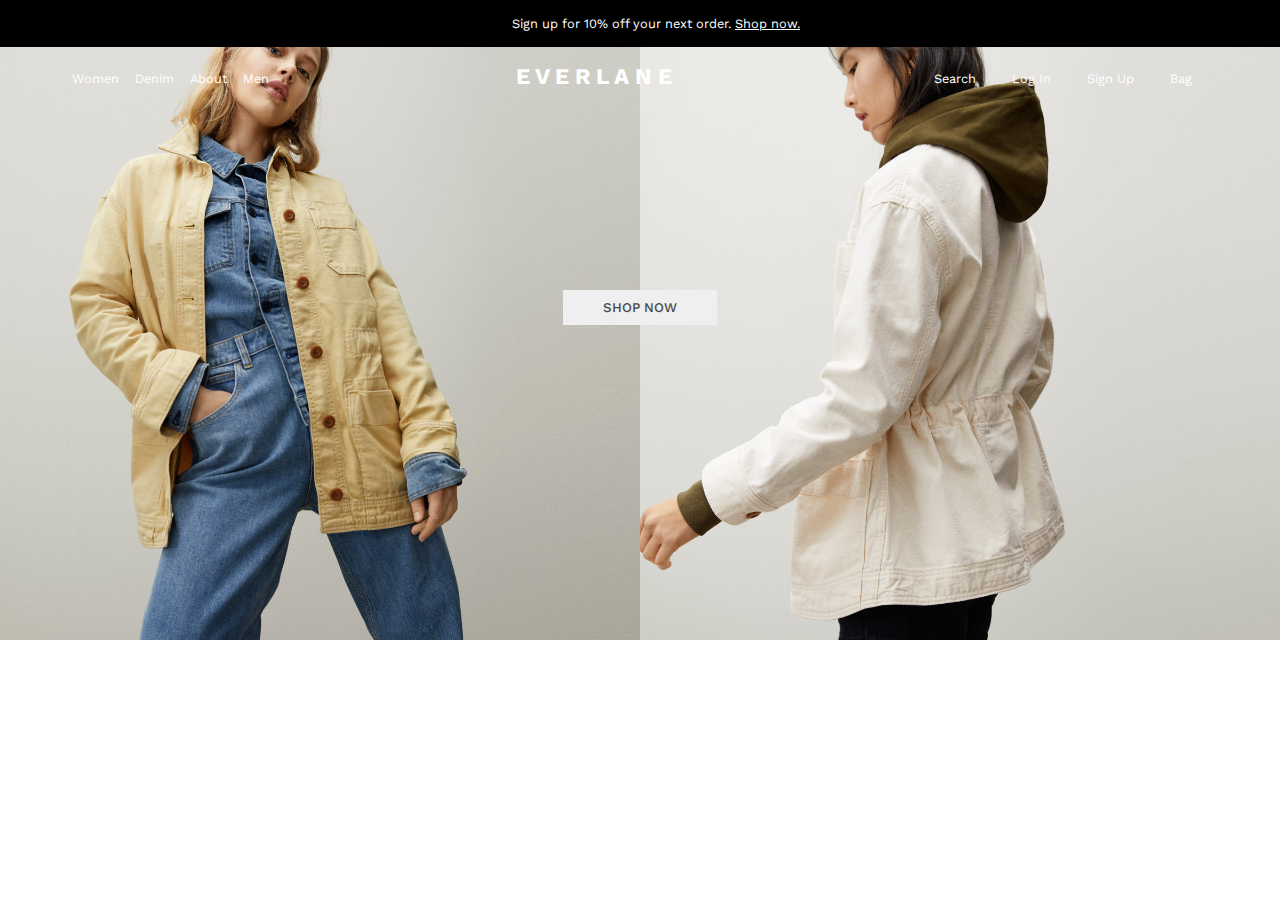
<file: index.html>
<!DOCTYPE html>
<html lang="en">

<head>
    <meta charset="UTF-8">
    <meta name="viewport" content="width=device-width, initial-scale=1.0">
    <meta http-equiv="X-UA-Compatible" content="ie=edge">
    <link href="https://fonts.googleapis.com/css2?family=Titillium+Web:wght@300&display=swap" rel="stylesheet">
    <link rel="stylesheet" href="styles/main.css">
    <title>Everlane</title>
</head>

<body>
    <div class="heroImages">
        <img src="assets/herobanner1.jpeg">
        <img src="assets/herobanner2.jpeg">
    </div>
    <div class="announcement-bar">
        <span>Sign up for 10% off your next order. <a href="Products/index.html">Shop now.</a></span>
    </div>
    <div class="content-wrap">
        <header>    
            <div class="nav-bar">
                <nav>
                    <a href="Products/index.html">Women</a>
                    <a href="Products/index.html">Denim</a>
                    <a href="Products/index.html">About</a> 
                    <a href="Products/index.html">Men</a>
                </nav>
                <a class="logo" href="index.html"><h1>E V E R L A N E </h1></a>
                <div class="right-nav">
                    <span>Search</span>
                    <span>Log In</span>
                    <span>Sign Up</span>
                    <a href="cart/cart.html"><span>Bag</span></a>
                </div>
            </div>
        </header>
        <div class="button-wrap">
            <a href="Products/index.html"><button class="shop-now">SHOP NOW</button></a>
        </div>
    </div>

    <script type="module" src="./app.js"></script>
</body>

</html>
</file>
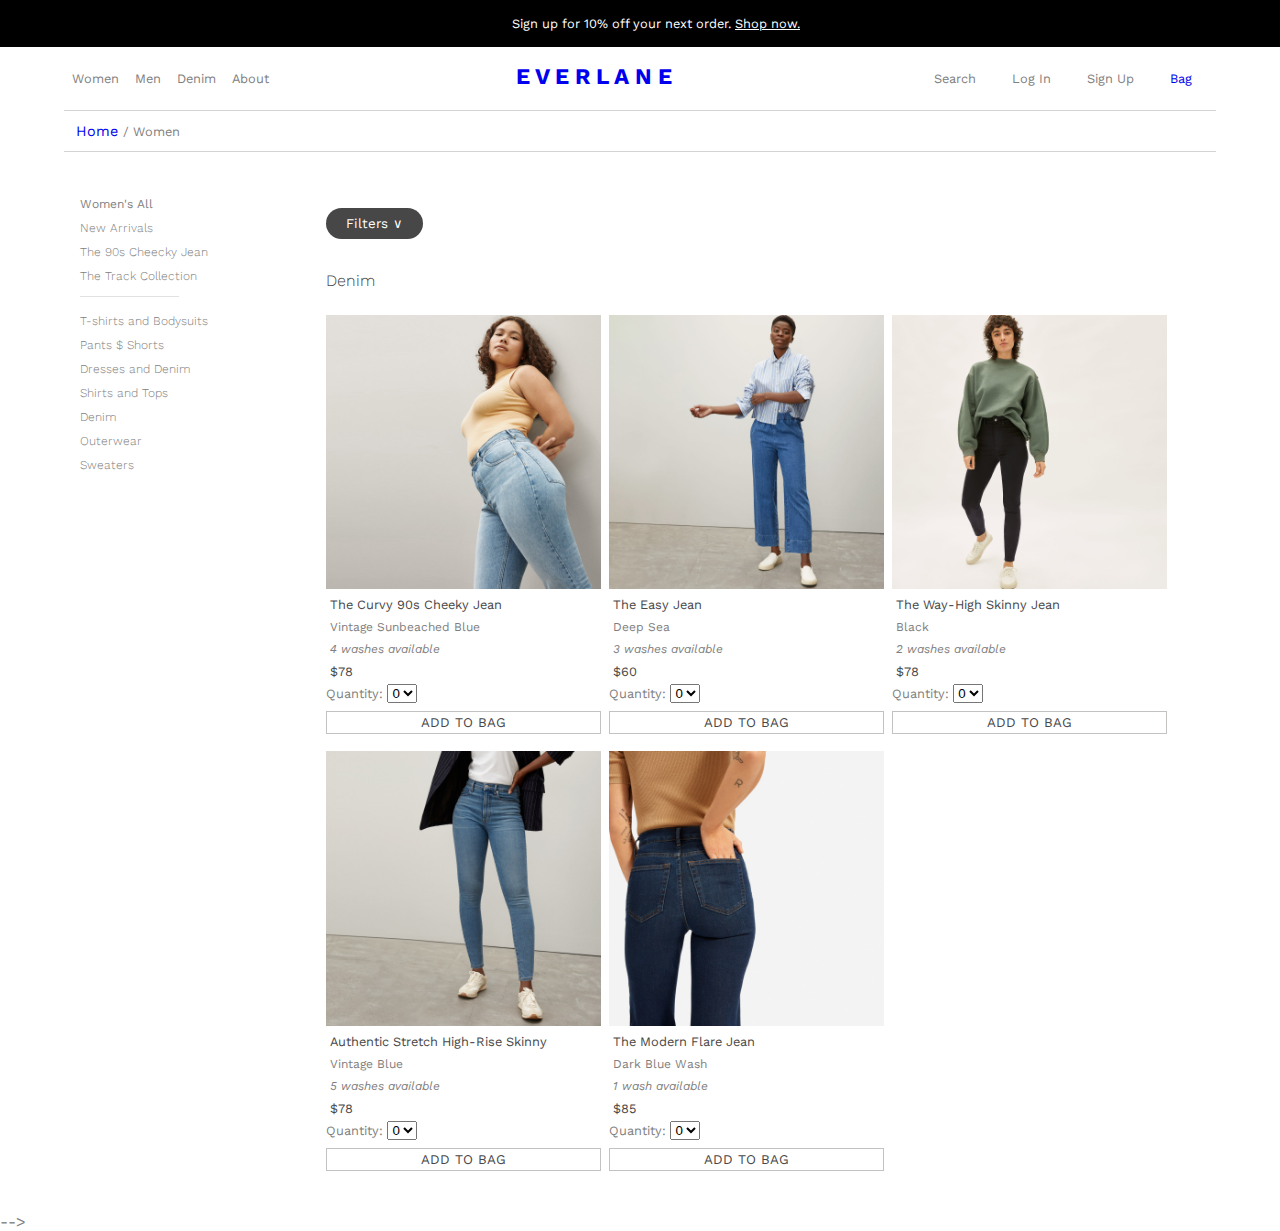
<file: Products/index.html>
<!DOCTYPE html>
<html lang="en">

<head>
    <meta charset="UTF-8">
    <meta name="viewport" content="width=device-width, initial-scale=1.0">
    <meta http-equiv="X-UA-Compatible" content="ie=edge">
    <link href="https://fonts.googleapis.com/css2?family=Titillium+Web:wght@300&display=swap" rel="stylesheet">
    <!-- <link rel="stylesheet" href="styles/main.css"> -->
    <link rel="stylesheet" href="../styles/products.css">
    <title>Everlane Jeans</title>
</head>

<body>
    <div class="announcement-bar">
        <span>Sign up for 10% off your next order. <a href="index.html">Shop now.</a></span>
    </div>
    <div class="content-wrap">
        <header>
            <div class="nav-bar">
                <nav>
                    <a href="index.html">Women</a>
                    <a href="index.html">Men</a>
                    <a href="index.html">Denim</a>
                    <a href="index.html">About</a>
                </nav>
                <a class="logo" href="../index.html">
                    <h1>E V E R L A N E </h1>
                </a>
                <div class="right-nav">
                    <span>Search</span>
                    <span>Log In</span>
                    <span>Sign Up</span>
                    <a href="../cart/cart.html"><span>Bag</span></a>
                </div>
            </div>
            <div class="breadcrumbs">
                <a href="../index.html">Home</a>
                <span>/ Women</span>
            </div>
        </header>

        <main class="products-main">
            <div class="list-wrap">
                <ul class="list">
                    <li><strong>Women's All</strong></li>
                    <li>New Arrivals</li>
                    <li>The 90s Cheecky Jean</li>
                    <li>The Track Collection</li>
                    <hr>
                    <li>T-shirts and Bodysuits</li>
                    <li>Pants $ Shorts</li>
                    <li>Dresses and Denim</li>
                    <li>Shirts and Tops</li>
                    <li>Denim</li>
                    <li>Outerwear</li>
                    <li>Sweaters</li>
                </ul>
            </div>
            <section class="product-wrap">
                <button class="filter">Filters &#8744</button>
                <h2>Denim</h2>
                <ul class="denims-list">

                </ul>
                <!-- <span>Quantity</span>
                <select id="quantity-dropdown">
                    <option value="0">0</option>
                    <option value="1">1</option>
                    <option value="2">2</option>
                    <option value="3">3</option>
                    <option value="4">4</option>
                </select> -->
            </section>
        </main>

    </div>
    <script type="module" src="./products.js"></script>
</body>

</html>

<!-- create a container around the images and hard-set their dimensions --> -->
<!-- I think setting the height to minmax() might help by making a maximum and minimum height that will vary based on the width:height ratio of the image -->
</file>
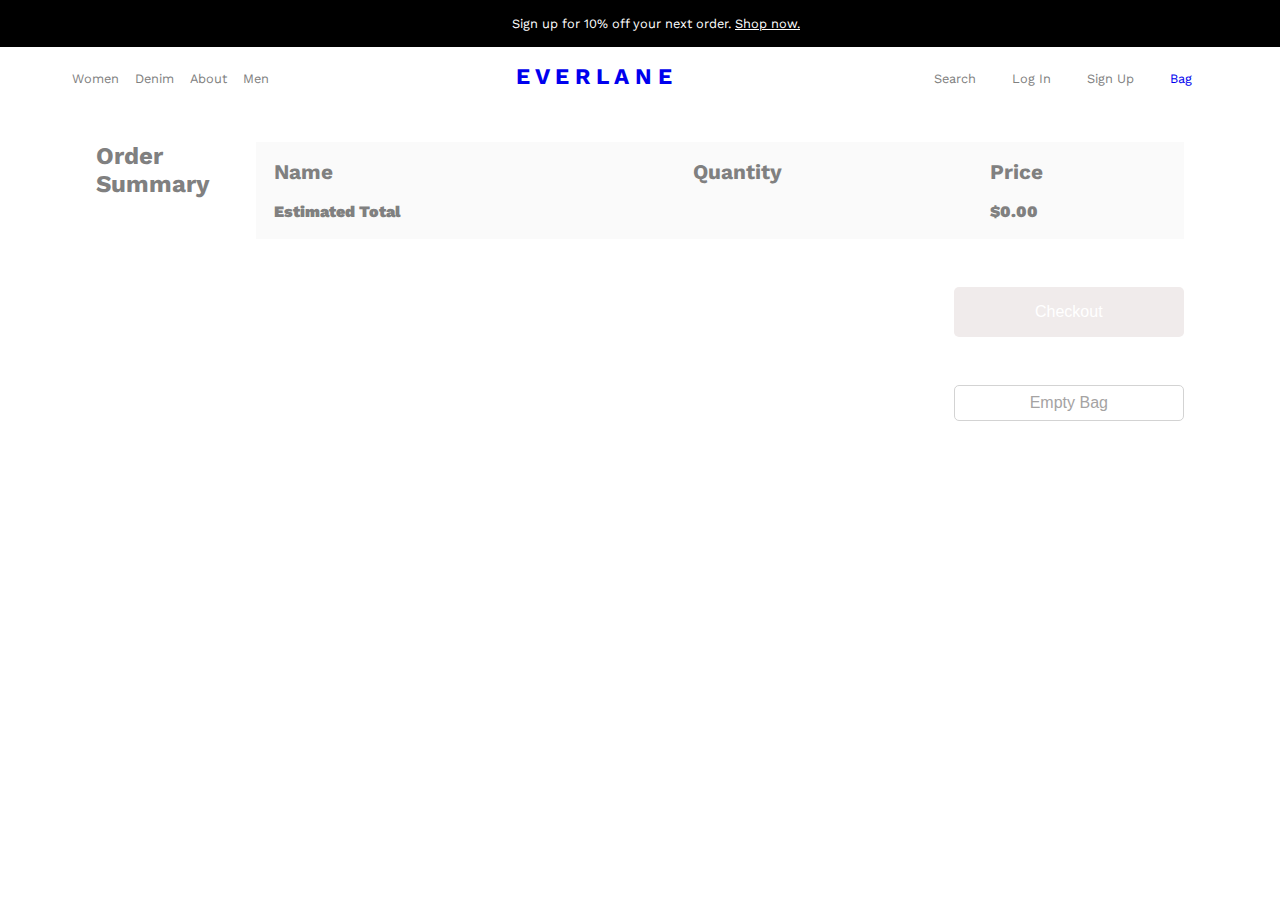
<file: cart/cart.html>
<!DOCTYPE html>
<html lang="en">

<head>
    <meta charset="UTF-8">
    <meta name="viewport" content="width=device-width, initial-scale=1.0">
    <meta http-equiv="X-UA-Compatible" content="ie=edge">
    <link href="https://fonts.googleapis.com/css2?family=Titillium+Web:wght@300&display=swap" rel="stylesheet"> 
    <!-- <link rel="stylesheet" href="../styles/main.css"> -->
    <link rel="stylesheet" href="../styles/products.css">
    <link rel="stylesheet" href="../styles/cart.css">
    <title>Checkout</title>
</head>

<body>
    <div class="announcement-bar">
        <span>Sign up for 10% off your next order. <a href="../Products/index.html">Shop now.</a></span>
    </div>
    <div class="content-wrap">
        <header>    
            <div class="nav-bar">
                <nav>
                    <a href="../Products/index.html">Women</a>
                    <a href="../Products/index.html">Denim</a>
                    <a href="../Products/index.html">About</a> 
                    <a href="../Products/index.html">Men</a>
                </nav>
                <a class="logo" href="../index.html"><h1>E V E R L A N E </h1></a>
                <div class="right-nav">
                    <span>Search</span>
                    <span>Log In</span>
                    <span>Sign Up</span>
                    <a href="./cart.html"><span>Bag</span></a>
                </div>
            </div>
        </header>
            <section class="cart-main">
                <table class="item-table">
                    <h2>Order Summary</h2>
                    <thead>
                        <th>Name</th>
                        <th>Quantity</th>
                        <th>Price</th>
                    </thead>
                
                </table>
            </section>
            
         
            <div class="button-wrap">
            <button id="checkout-button" class="checkout">Checkout</button>
            </div>

            <div class="button-wrap">
                <button id="clear-button" class="empty-bag">Empty Bag</button>
            </div>
    
       
    </div>

    <script type="module" src="./cart.js"></script>
</body>

</html>
</file>
<file: styles/main.css>
@import url('https://fonts.googleapis.com/css2?family=Work+Sans:wght@100;300;400;500&display=swap');


* {
    margin: 0;
    padding: 0;
    color: white;
}

body {
    font-family: "Work Sans", sans-serif;       
}

.heroImages {
    display: flex;
    position: absolute;
    z-index: -50;
}

.heroImages img {
    width: 50%;
}
.content-wrap {
    margin-left: 5%;
    margin-right: 5%;
}

header {
    display: flex;
    width: 100%;
    justify-content: stretch;
    flex-direction: column;
}

.announcement-bar {
    background: black;
    color: white;
    font-size: .8rem;
    font-weight: 400;
    padding: 1rem;
    text-align: center;
    margin: 0;
    width: 100%;
}

.announcement-bar a {
    color: white;
    text-decoration: underline;
}

.nav-bar {
    font-size: .8rem;  
    display: flex;
    justify-content: space-between;
    padding-top: 1rem;
    padding-bottom: 1rem;
    width: 100%;
    /* position: fixed; */
    /* top: 0; */
}

.nav-bar:hover {
    background-color:rgba(211, 211, 211, .3);
}

.nav-bar nav {
    display: flex;
}

nav a {
    margin: .5rem;
    color: white;
}

a:visited {
    color: white;
}

a {
    text-decoration: none;
}

.logo {
    letter-spacing: 0rem;
    font-size: .7rem;
}

.right-nav {
    margin: .5rem;
}

.right-nav span {
    margin-right: 1rem;
    margin-left: 1rem;
}

.button-wrap {
    display: flex;
    /* width: 100%; */
    justify-content: center;

}

.shop-now {
    position: relative;
    top: 20vh;
    font-family: 'Work Sans';
    padding: .75em 3em;
    color: rgb(71, 71, 71);
    border: none;
    font-weight: 500;
}

.shop-now:hover {
    cursor: pointer;
    background: white;
}
</file>
<file: styles/products.css>
@import url('https://fonts.googleapis.com/css2?family=Work+Sans:wght@100;300;400;500&display=swap');

* {
    margin: 0;
    padding: 0;
}

body {
    font-family: "Work Sans", sans-serif;
    color: gray;
    
}

.content-wrap {
    margin-left: 5%;
    margin-right: 5%;
}

header {
    display: flex;
    width: 100%;
    justify-content: stretch;
    flex-direction: column;
}

.announcement-bar {
    background: black;
    color: white;
    font-size: .8rem;
    font-weight: 400;
    padding: 1rem;
    text-align: center;
    margin: 0;
    width: 100%;
}

.announcement-bar a {
    color: white;
    text-decoration: underline;
}

.announcement-bar a:visited {
    color: white;
}

.nav-bar {
    font-size: .8rem;  
    display: flex;
    justify-content: space-between;
    padding-top: 1rem;
    padding-bottom: 1rem;
    width: 100%;
    /* position: fixed; */
    /* top: 0; */
}

.nav-bar nav {
    display: flex;
}

nav a {
    margin: .5rem;
    color: gray;
}

a:visited {
    color: gray;
}


a {
    text-decoration: none;
}

.logo {
    letter-spacing: 0rem;
    font-size: .7rem;
}

.right-nav {
    margin: .5rem;
}

.right-nav span {
    margin-right: 1rem;
    margin-left: 1rem;
}

.breadcrumbs {
    border-top: .5px solid lightgrey;
    border-bottom: .5px solid lightgrey;
    padding: .75rem;
    font-size: .9rem;
}

.list {
    line-height: 1.5rem;
    font-weight: 300;
    font-size: .75rem;
    padding: 1rem;
    overflow: scroll;
    padding-right: 2rem;
}

.list-wrap {
}

hr {
    border: none;
    border-bottom: .01px solid rgb(228, 225, 225);
    width: 50%;
    padding: .25rem;
    margin-bottom: .75rem;
}

.filter {
    background-color: rgb(71, 71, 71);
    color: white;
    font-family: 'Work Sans';
    border-radius: 25px;
    padding: .5rem 1.25rem;
    border: none;
    margin-bottom: 2rem;    
}

.products-main {
    /* display: flex; */
    padding-top: 1.5rem;
    display: grid;
    grid-template-columns: 1fr 4fr;
}

.product-wrap {
    padding: 2rem;
}

.product-wrap h2 {
    margin-bottom: 1rem;
    font-size: 1rem;
    font-weight: 300;
    color:rgb(71, 71, 71)
}

.denims-list {
    display: flex;
    flex-wrap: wrap;
    /* border: red solid; */
    align-items: space-between;
    justify-content: flex-start;
    /* height: 100%; */
}

.denim {
    /* border: black solid 1px; */
    width: 32%;
    margin: 1%;
    margin-left: 0;
}

.denim p {
    padding: .25rem;
}
.name, .price {
    color:rgb(71, 71, 71);
    font-weight: 400;
    font-size: .8rem;
}

.description, .category {
    color:rgb(128, 126, 126);
    font-size: .75rem;
}

.category {
    font-style: italic;
}

.price {

}

.denim button {
    width: 100%;
    border: rgb(196, 193, 193) .5px solid;
    padding: .2rem;
    text-transform: uppercase;
    color: rgb(71, 71, 71);
    background-color: white;
    font-family: 'Work Sans';
    margin-top: .5rem;
    cursor: pointer;
}


span {
    font-size: .8rem;
}

.denim button:hover {
    background-color: rgb(182, 180, 180);
    color: white;
}

.denim button:focus {
    outline: 0;
    background-color: rgb(3, 75, 3);
    color: white;
}

img {
    width: 100%;
}

li {
    list-style: none;
}
</file>
<file: styles/cart.css>
.cart-main {
    /* width: 100%;  */
    margin: 2rem;
    display: flex;
    justify-content: center;
}

.item-table {
    /* width: 70%; */
   text-align: left;
}

.logo:active {
    color: gray;
}

table {
    /* border: solid 1px black; */
    width: 100%;
    padding: 1rem;
    background-color:#fafafa;
}

.td {
    border-bottom: 1px solid lightgray;
    padding: 1rem;
    padding-left: 0;
}

thead {
    font-weight: 900;
    font-size: 1.3rem;
}

.estimated-total, .total-price {
    font-weight: 900;
    padding-top: 1rem;
}

.checkout {
    width: 20%;
    margin: 2rem;
    margin-top: 1rem;;
    padding: 1rem;
    font-size: 1rem;
    color: white;
    background-color: rgb(3, 75, 3);
    border: none;
    border-radius: 5px;
    cursor: pointer;
}

.button-wrap {
    display: flex;
    justify-content: flex-end;
}

.gray {
    background-color: rgb(240, 235, 235);
}

.delete-button {

}

.empty-bag {
    width: 20%;
    margin: 1rem 2rem;
    padding: .5rem;
    font-size: 1rem;
    color: rgb(165, 163, 163);
    background-color:white;
    border: lightgray solid .5px;
    border-radius: 5px;
    cursor: pointer;
}
</file>
